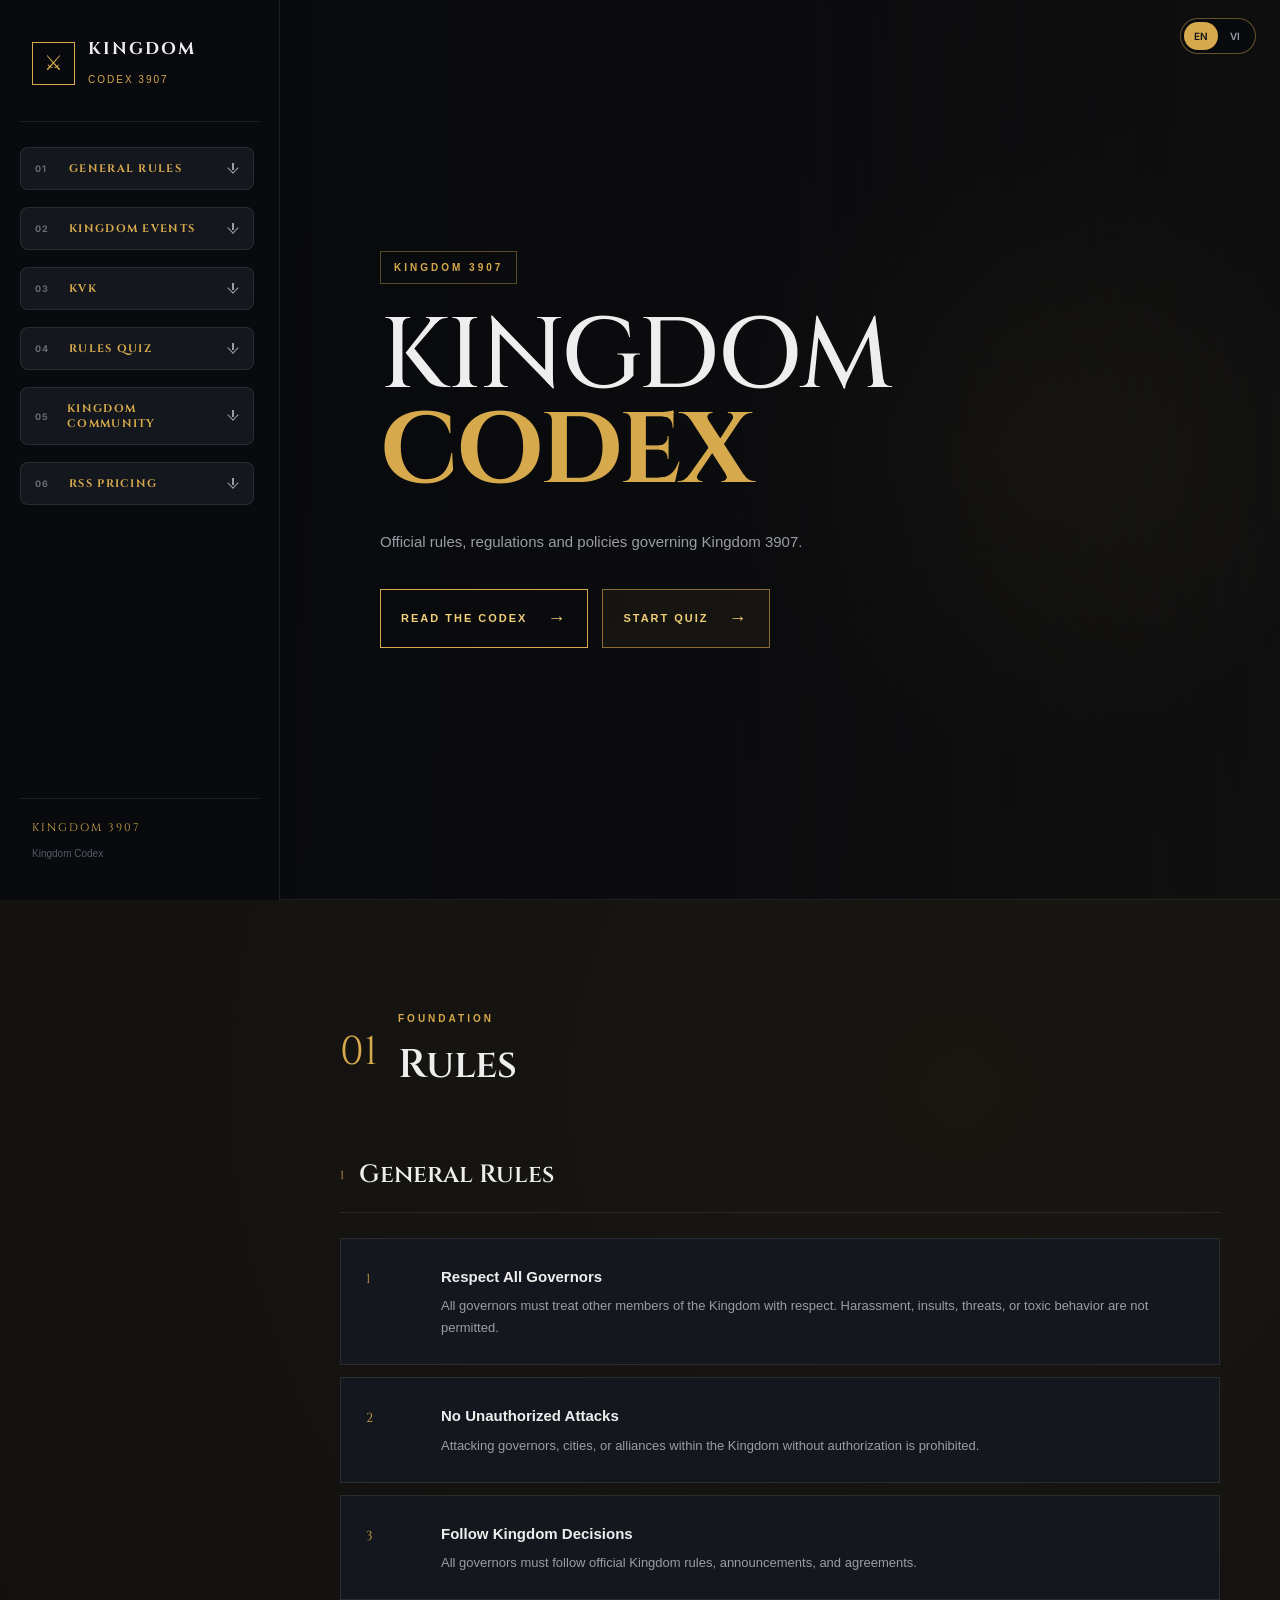
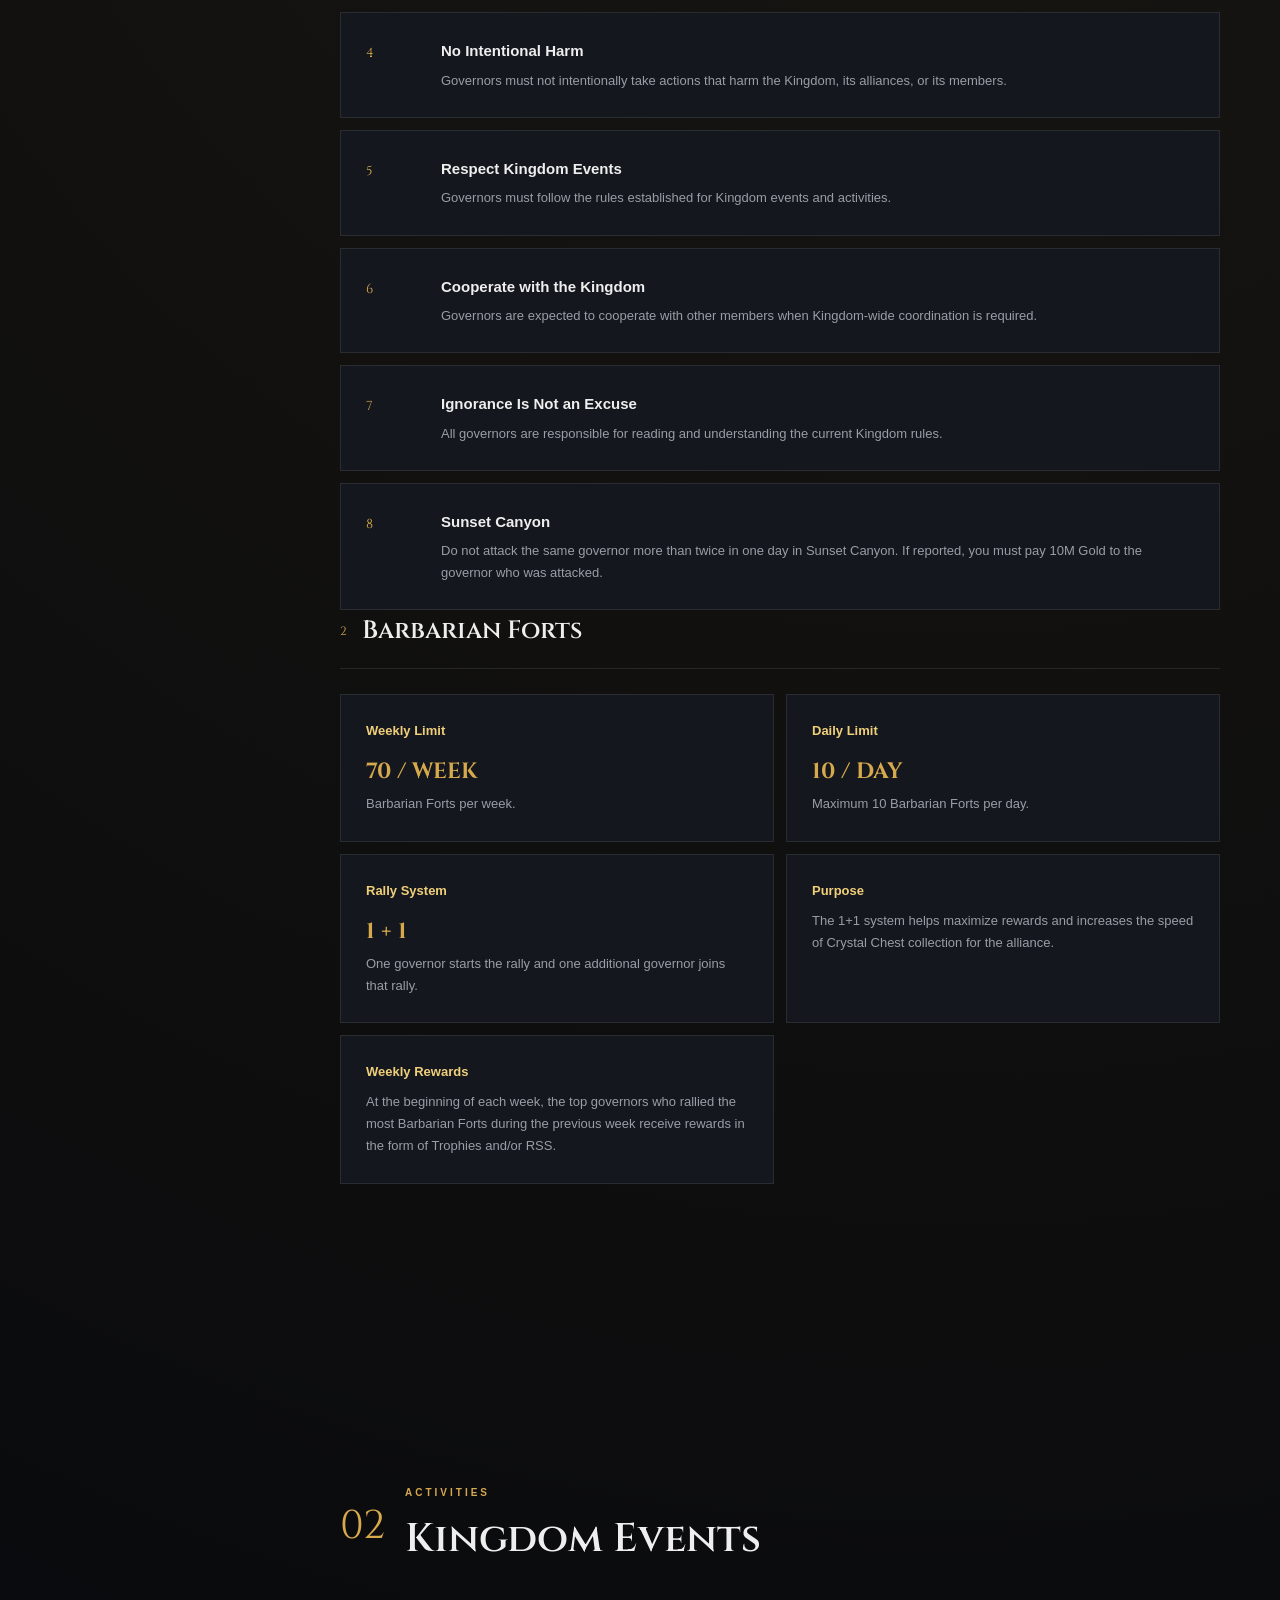
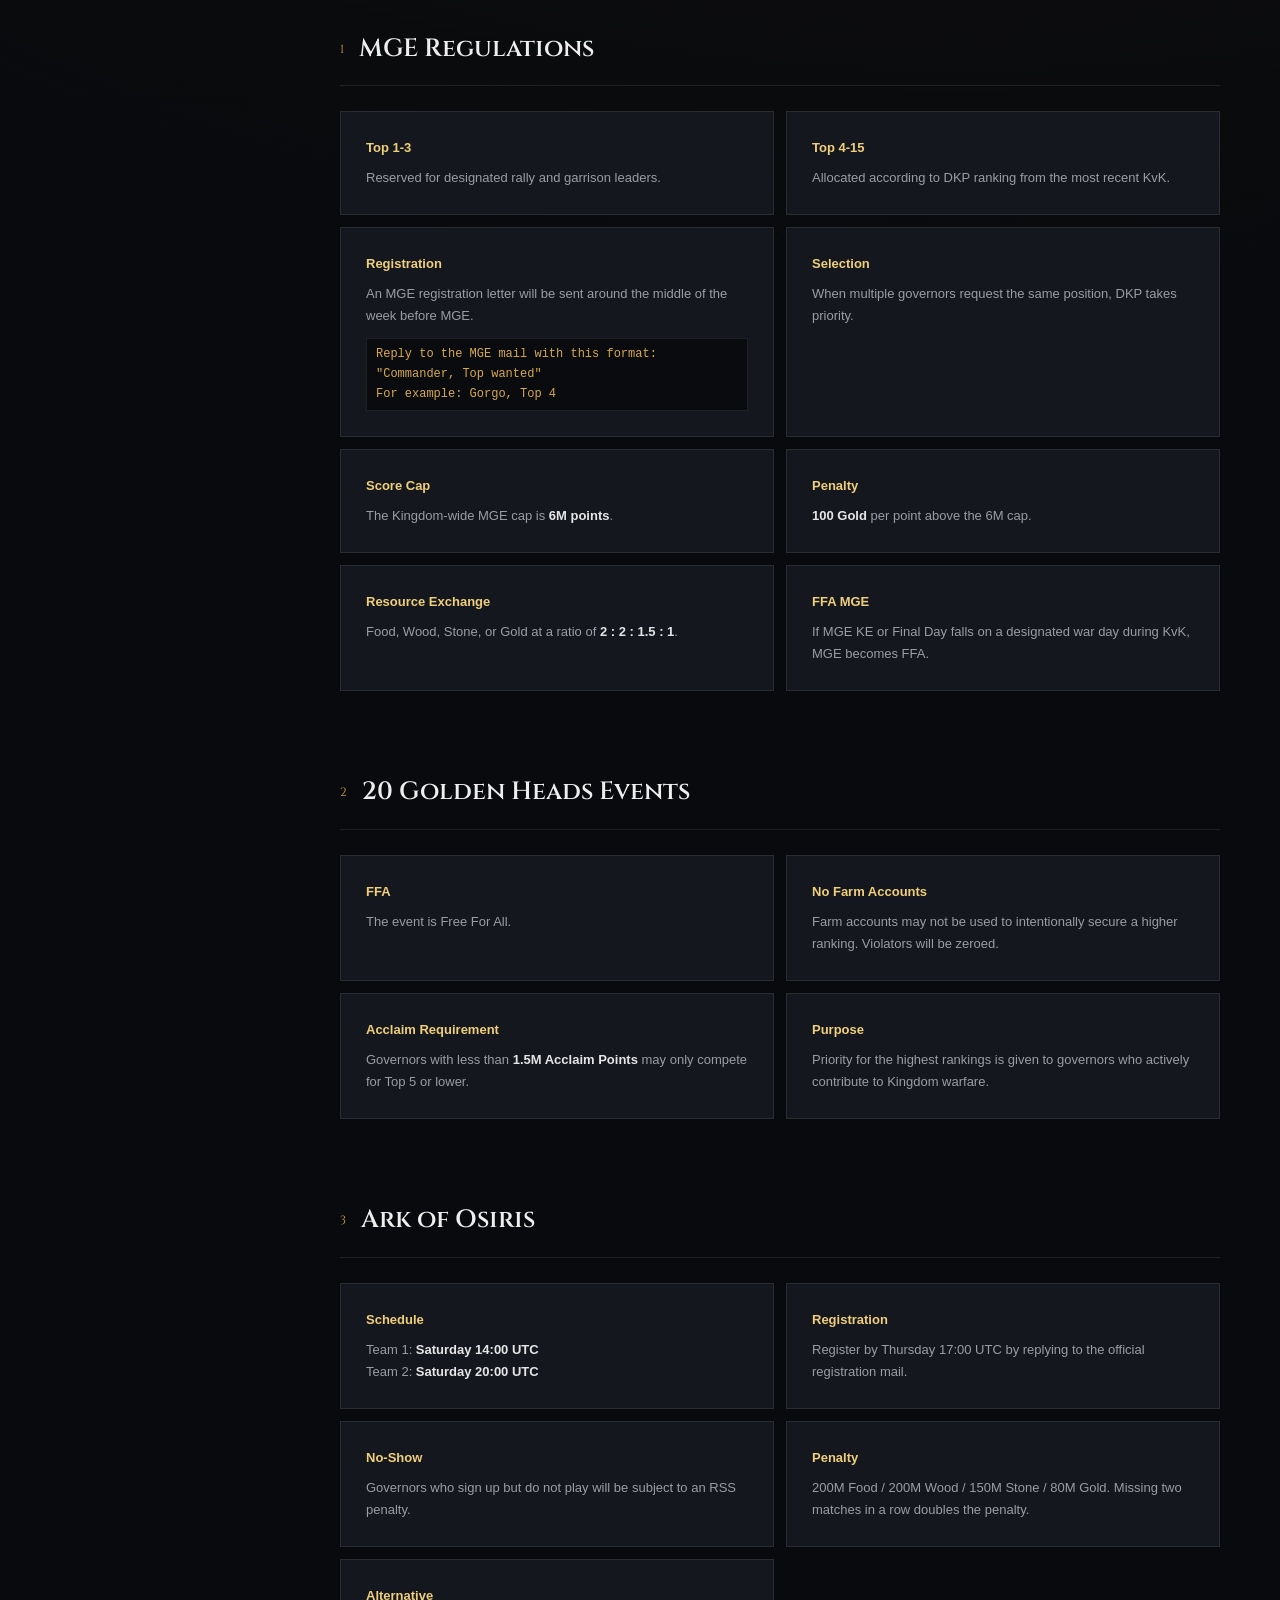
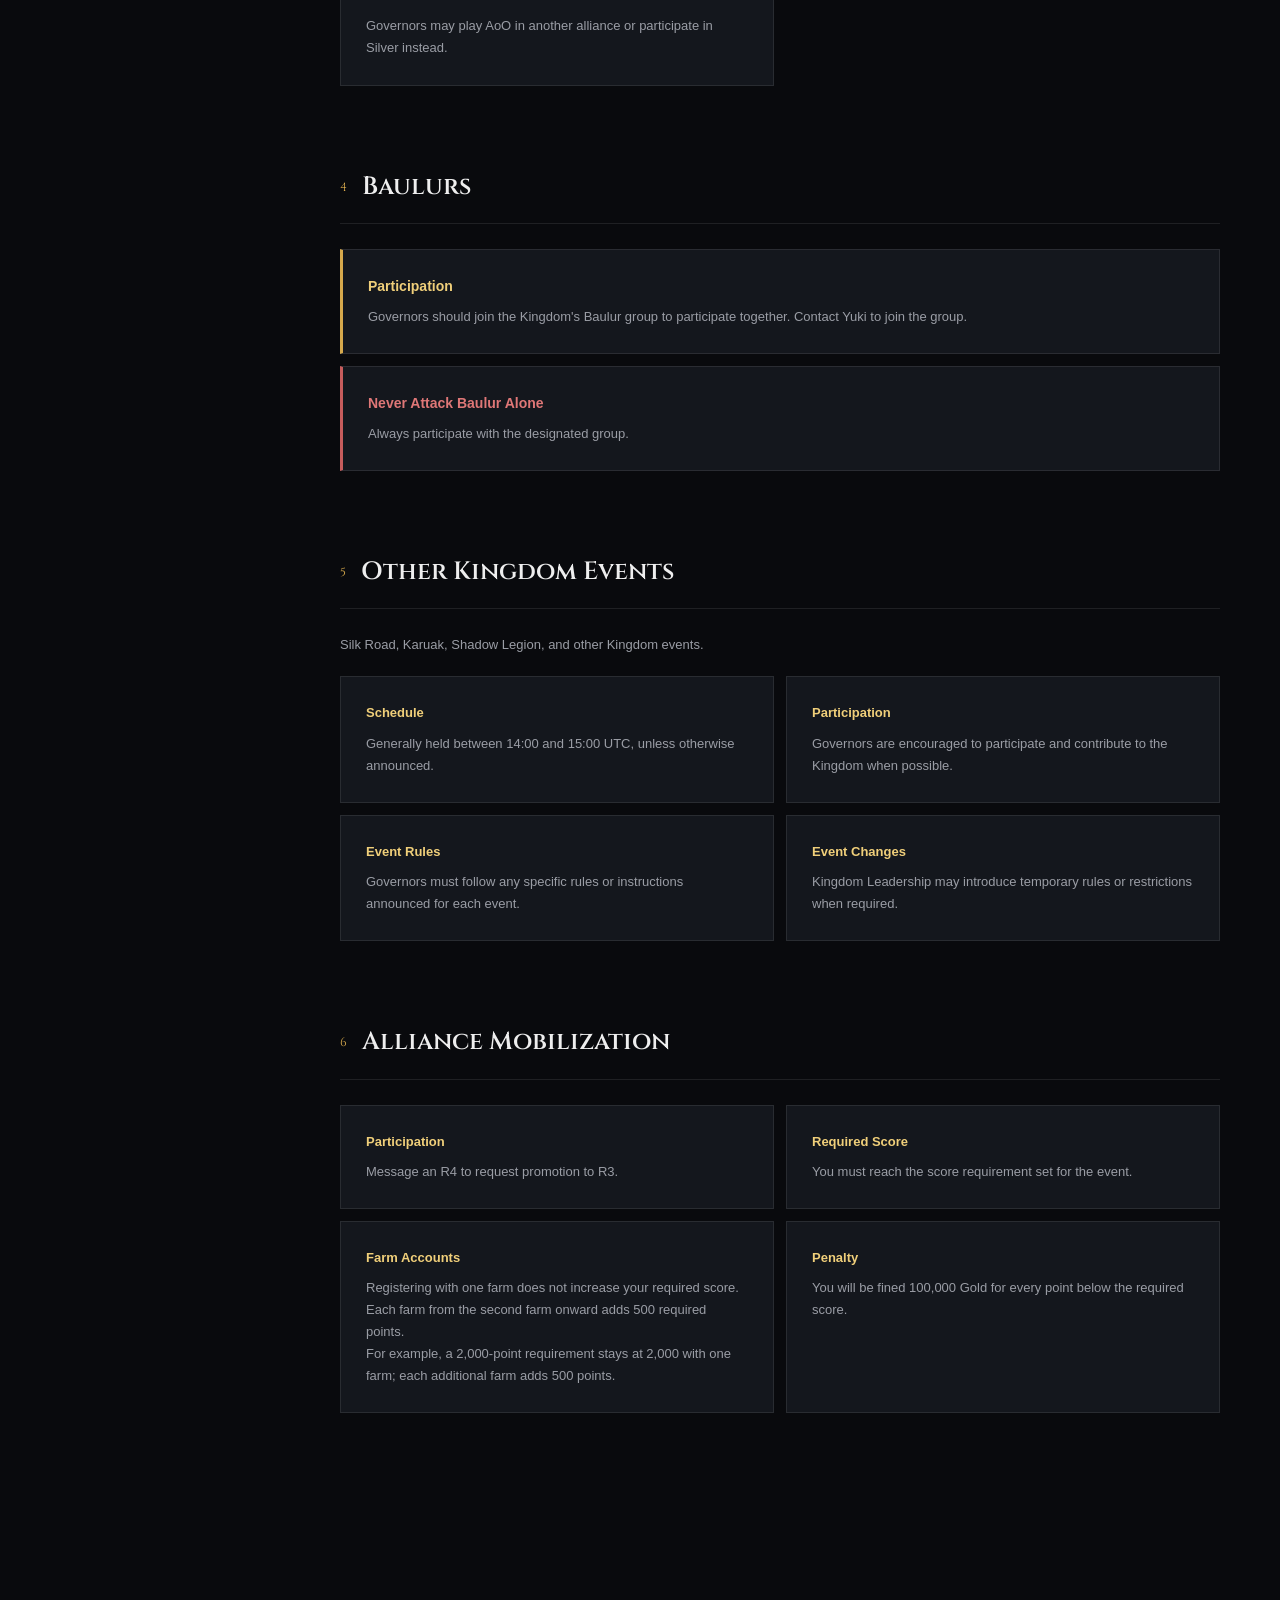
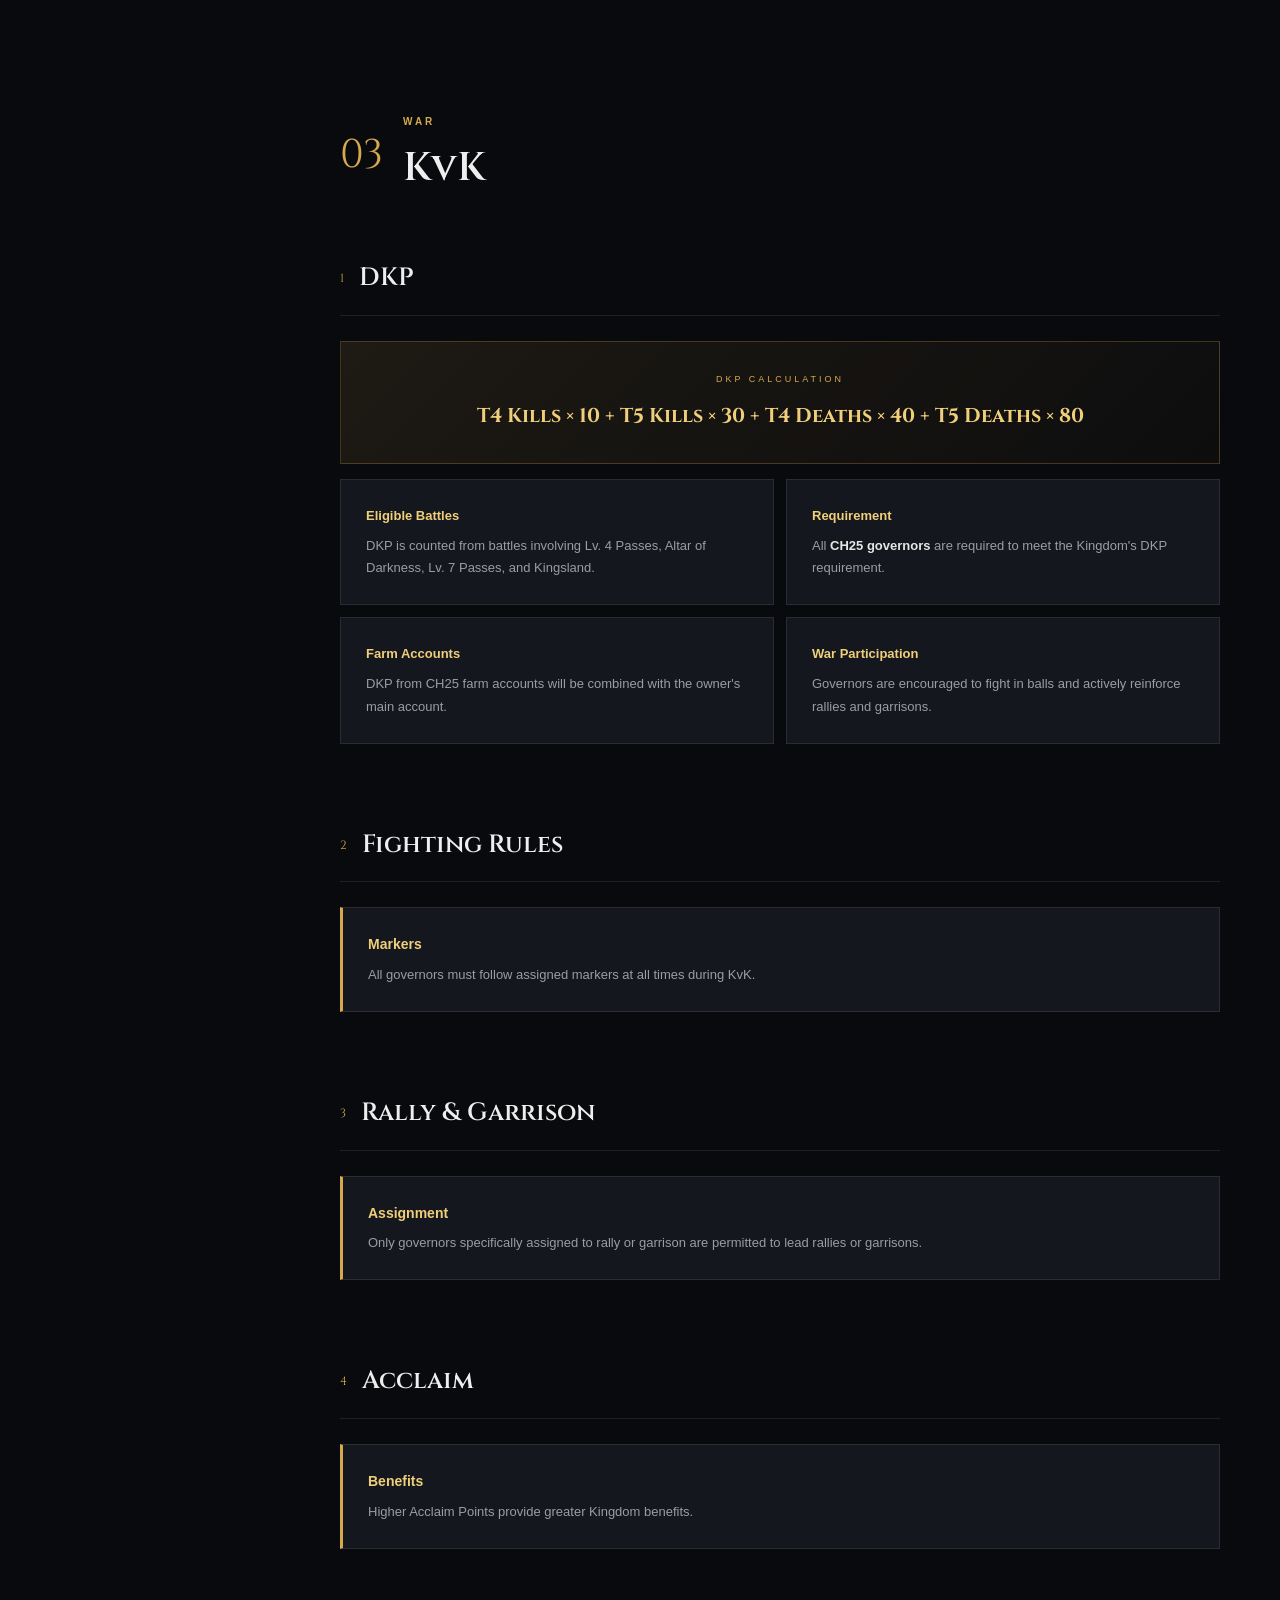
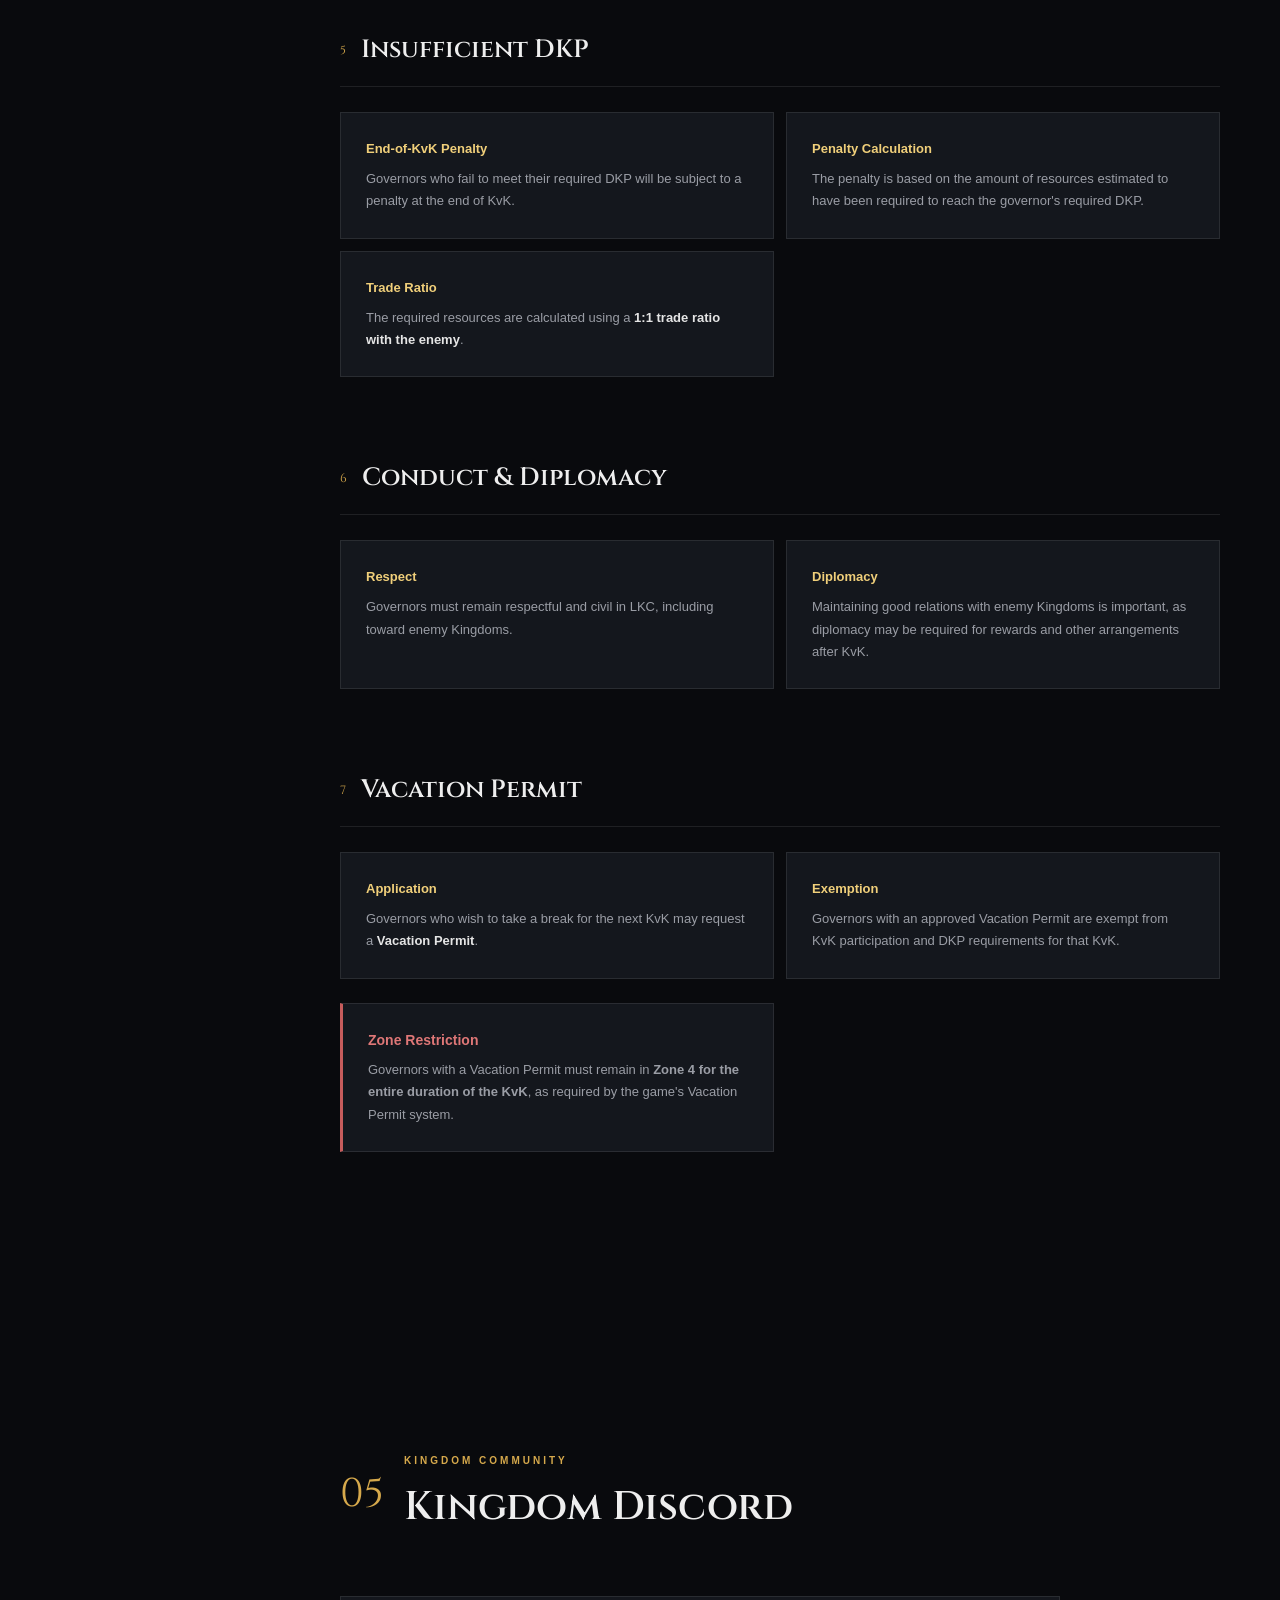
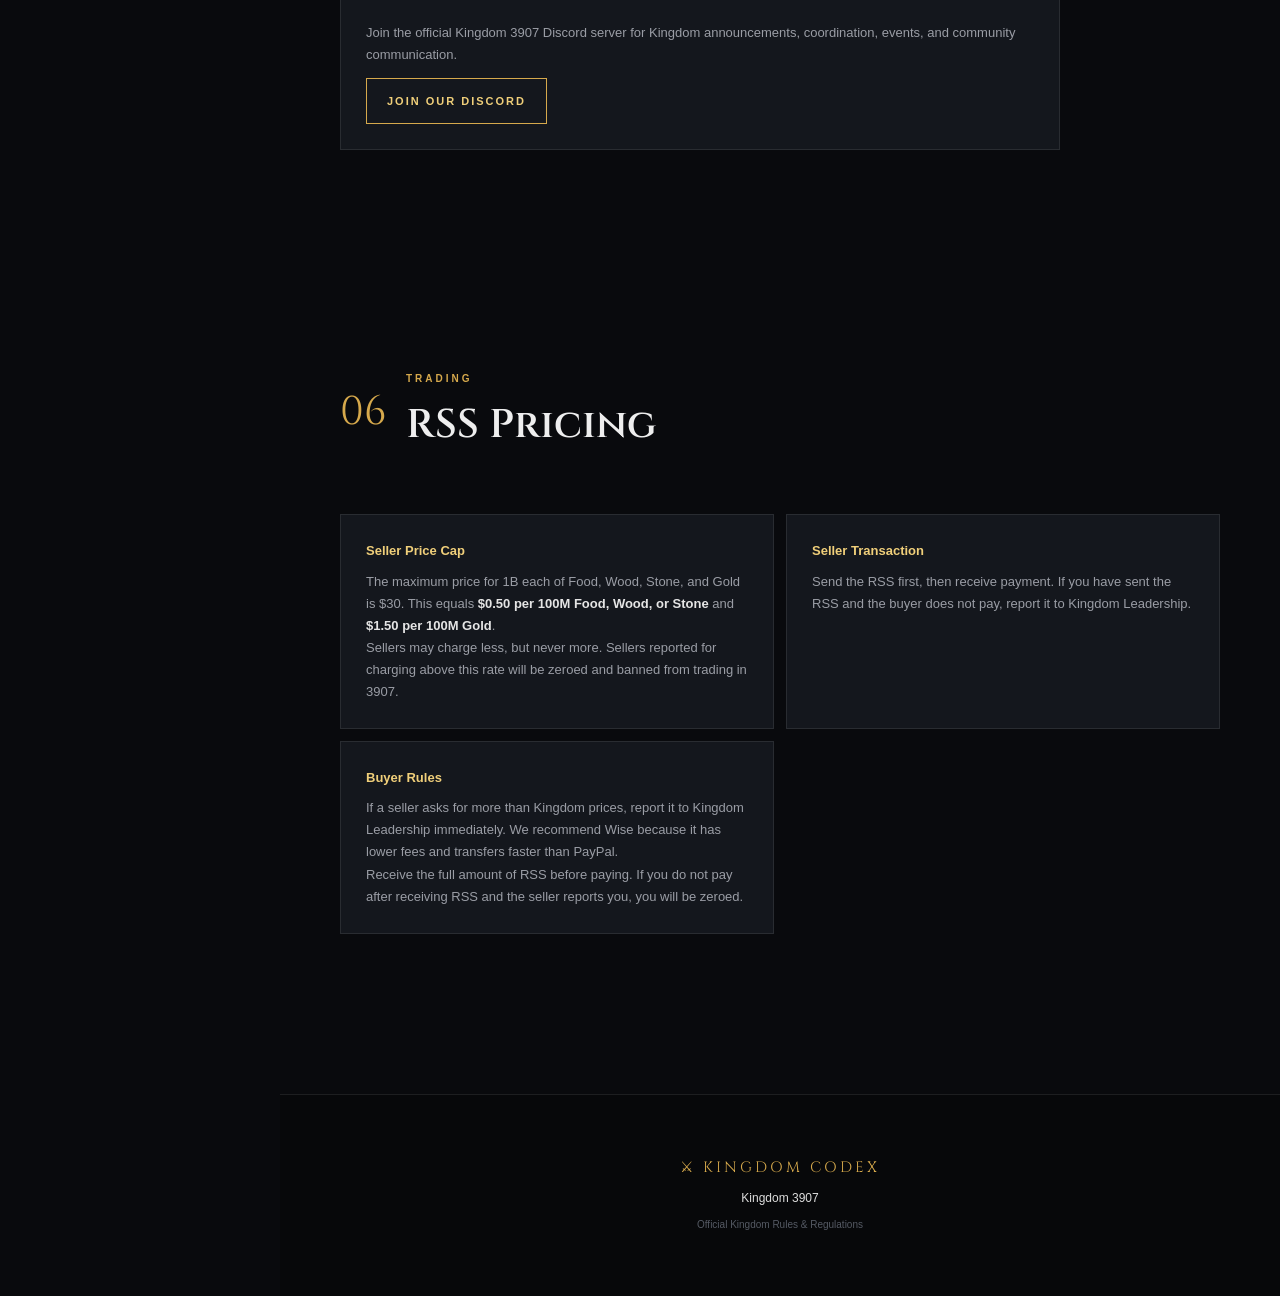
<file: 3907/index.html>
<!DOCTYPE html>
<html lang="en">
<head>
    <meta charset="UTF-8">
    <meta name="viewport" content="width=device-width, initial-scale=1.0">

    <title>Kingdom Codex - 3907</title>

    <link rel="stylesheet" href="style.css">
</head>

<body>

    <!-- Mobile menu button -->
    <button class="menu-btn" id="menuBtn" type="button" aria-label="Open navigation menu" aria-expanded="false" aria-controls="sidebar">
        <span class="menu-icon" aria-hidden="true">
            <span></span>
            <span></span>
            <span></span>
        </span>
    </button>
    <button class="language-toggle" id="languageToggle" type="button" role="switch" aria-label="Switch language: English" aria-checked="false">
        <span class="language-option language-option-en">EN</span>
        <span class="language-option language-option-vi">VI</span>
        <span class="language-toggle-thumb" aria-hidden="true"></span>
    </button>

    <!-- Sidebar -->
    <aside class="sidebar" id="sidebar">

        <div class="logo">
            <div class="logo-symbol">⚔</div>
            <div>
                <h1>KINGDOM</h1>
                <span>CODEX 3907</span>
            </div>
        </div>


<nav>
    <div class="nav-group">
        <button class="nav-title" onclick="toggleNavGroup(this)">
            <span>01</span> GENERAL RULES <b aria-hidden="true"></b>
        </button>
        <div class="nav-items">
            <a href="#general" class="nav-link active"><span>1</span> General Rules</a>
            <a href="#barbarian-forts" class="nav-link"><span>2</span> Barbarian Forts</a>
        </div>
    </div>

    <div class="nav-group">
        <button class="nav-title" onclick="toggleNavGroup(this)">
            <span>02</span> KINGDOM EVENTS <b aria-hidden="true"></b>
        </button>
        <div class="nav-items">
            <a href="#mge" class="nav-link"><span>1</span> MGE Regulations</a>
            <a href="#golden-heads" class="nav-link"><span>2</span> 20 Golden Heads</a>
            <a href="#aoo" class="nav-link"><span>3</span> Ark of Osiris</a>
            <a href="#baulurs" class="nav-link"><span>4</span> Baulurs</a>
            <a href="#other-events" class="nav-link"><span>5</span> Other Kingdom Events</a>
            <a href="#alliance-mobilization" class="nav-link"><span>6</span> Alliance Mobilization</a>
        </div>
    </div>

    <div class="nav-group">
        <button class="nav-title" onclick="toggleNavGroup(this)">
            <span>03</span> KVK <b aria-hidden="true"></b>
        </button>
        <div class="nav-items">
            <a href="#dkp" class="nav-link"><span>1</span> DKP</a>
            <a href="#fighting" class="nav-link"><span>2</span> Fighting Rules</a>
            <a href="#rally" class="nav-link"><span>3</span> Rally &amp; Garrison</a>
            <a href="#acclaim" class="nav-link"><span>4</span> Acclaim</a>
            <a href="#insufficient-dkp" class="nav-link"><span>5</span> Insufficient DKP</a>
            <a href="#conduct" class="nav-link"><span>6</span> Conduct &amp; Diplomacy</a>
            <a href="#vacation" class="nav-link"><span>7</span> Vacation Permit</a>
        </div>
    </div>

    <div class="nav-group">
        <button class="nav-title" onclick="toggleNavGroup(this)">
            <span>04</span> RULES QUIZ <b aria-hidden="true"></b>
        </button>
        <div class="nav-items">
            <a href="quiz/index.html#how-it-works" class="nav-link"><span>1</span> How It Works</a>
            <a href="quiz/index.html#practice-quiz" class="nav-link"><span>2</span> Practice Quiz</a>
            <a href="quiz/index.html#final-quiz" class="nav-link"><span>3</span> Final Quiz</a>
        </div>
    </div>

    <div class="nav-group">
        <button class="nav-title" onclick="toggleNavGroup(this)">
            <span>05</span> KINGDOM COMMUNITY <b aria-hidden="true"></b>
        </button>
        <div class="nav-items">
            <a href="#discord" class="nav-link"><span>1</span> Discord</a>
        </div>
    </div>

    <div class="nav-group">
        <button class="nav-title" onclick="toggleNavGroup(this)">
            <span>06</span> RSS PRICING <b aria-hidden="true"></b>
        </button>
        <div class="nav-items">
            <a href="#resources-price" class="nav-link"><span>1</span> Resources Price</a>
        </div>
    </div>
</nav>

        <div class="sidebar-footer">
            <span>KINGDOM 3907</span>
            <small>Kingdom Codex</small>
        </div>

    </aside>


    <!-- Main content -->
    <main class="main">

        <!-- Hero -->
        <section class="hero">

            <div class="hero-content">

                <div class="badge">
                    KINGDOM 3907
                </div>

                <h2>
                    KINGDOM<br>
                    <strong>CODEX</strong>
                </h2>

                <p>
                    Official rules, regulations and policies
                    governing Kingdom 3907.
                </p>

                <div class="hero-actions">
                    <a href="#general" class="start-btn">
                        READ THE CODEX
                        <span>→</span>
                    </a>
                    <a href="quiz/index.html" class="start-btn secondary-btn">
                        START QUIZ
                        <span>→</span>
                    </a>
                </div>

            </div>

        </section>


        <!-- General Rules -->
        <section class="content-section" id="general">

            <div class="section-title">
                <span>01</span>
                <div>
                    <p>FOUNDATION</p>
                    <h2>Rules</h2>
                </div>
            </div>

            <div class="event-header">
                <span>1</span>
                <h3>General Rules</h3>
            </div>

            <div class="rules">

                <article class="rule">
                    <div class="rule-number">1</div>
                    <div>
                        <h3>Respect All Governors</h3>
                        <p>
                            All governors must treat other members of the Kingdom
                            with respect. Harassment, insults, threats, or toxic
                            behavior are not permitted.
                        </p>
                    </div>
                </article>

                <article class="rule">
                    <div class="rule-number">2</div>
                    <div>
                        <h3>No Unauthorized Attacks</h3>
                        <p>
                            Attacking governors, cities, or alliances within the
                            Kingdom without authorization is prohibited.
                        </p>
                    </div>
                </article>

                <article class="rule">
                    <div class="rule-number">3</div>
                    <div>
                        <h3>Follow Kingdom Decisions</h3>
                        <p>
                            All governors must follow official Kingdom rules,
                            announcements, and agreements.
                        </p>
                    </div>
                </article>

                <article class="rule">
                    <div class="rule-number">4</div>
                    <div>
                        <h3>No Intentional Harm</h3>
                        <p>
                            Governors must not intentionally take actions that
                            harm the Kingdom, its alliances, or its members.
                        </p>
                    </div>
                </article>

                <article class="rule">
                    <div class="rule-number">5</div>
                    <div>
                        <h3>Respect Kingdom Events</h3>
                        <p>
                            Governors must follow the rules established for
                            Kingdom events and activities.
                        </p>
                    </div>
                </article>

                <article class="rule">
                    <div class="rule-number">6</div>
                    <div>
                        <h3>Cooperate with the Kingdom</h3>
                        <p>
                            Governors are expected to cooperate with other members
                            when Kingdom-wide coordination is required.
                        </p>
                    </div>
                </article>

                <article class="rule">
                    <div class="rule-number">7</div>
                    <div>
                        <h3>Ignorance Is Not an Excuse</h3>
                        <p>
                            All governors are responsible for reading and
                            understanding the current Kingdom rules.
                        </p>
                    </div>
                </article>

                <article class="rule">
                    <div class="rule-number">8</div>
                    <div>
                        <h3>Sunset Canyon</h3>
                        <p>
                            Do not attack the same governor more than twice in
                            one day in Sunset Canyon. If reported, you must pay
                            10M Gold to the governor who was attacked.
                        </p>
                    </div>
                </article>

            </div>

            <div class="event-block barbarian-forts" id="barbarian-forts">
                <div class="event-header">
                    <span>2</span>
                    <h3>Barbarian Forts</h3>
                </div>

                <div class="rule-grid">
                    <div class="info-card">
                        <strong>Weekly Limit</strong>
                        <p><b class="fort-value">70 / WEEK</b><br>Barbarian Forts per week.</p>
                    </div>

                    <div class="info-card">
                        <strong>Daily Limit</strong>
                        <p><b class="fort-value">10 / DAY</b><br>Maximum 10 Barbarian Forts per day.</p>
                    </div>

                    <div class="info-card">
                        <strong>Rally System</strong>
                        <p><b class="fort-value">1 + 1</b><br>One governor starts the rally and one additional governor joins that rally.</p>
                    </div>

                    <div class="info-card">
                        <strong>Purpose</strong>
                        <p>The 1+1 system helps maximize rewards and increases the speed of Crystal Chest collection for the alliance.</p>
                    </div>

                    <div class="info-card">
                        <strong>Weekly Rewards</strong>
                        <p>At the beginning of each week, the top governors who rallied the most Barbarian Forts during the previous week receive rewards in the form of Trophies and/or RSS.</p>
                    </div>
                </div>
            </div>

        </section>


        <!-- Kingdom Events -->
        <section class="content-section" id="events">

            <div class="section-title">
                <span>02</span>
                <div>
                    <p>ACTIVITIES</p>
                    <h2>Kingdom Events</h2>
                </div>
            </div>


            <!-- MGE -->
            <div class="event-block" id="mge">

                <div class="event-header">
                    <span>1</span>
                    <h3>MGE Regulations</h3>
                </div>

                <div class="rule-grid">

                    <div class="info-card">
                        <strong>Top 1-3</strong>
                        <p>
                            Reserved for designated rally and garrison leaders.
                        </p>
                    </div>

                    <div class="info-card">
                        <strong>Top 4-15</strong>
                        <p>
                            Allocated according to DKP ranking from the most
                            recent KvK.
                        </p>
                    </div>

                    <div class="info-card">
                        <strong>Registration</strong>
                        <p>
                            An MGE registration letter will be sent around the
                            middle of the week before MGE.
                        </p>
                        <code>Reply to the MGE mail with this format: "Commander, Top wanted"<br>For example: Gorgo, Top 4</code>
                    </div>

                    <div class="info-card">
                        <strong>Selection</strong>
                        <p>
                            When multiple governors request the same position,
                            DKP takes priority.
                        </p>
                    </div>

                    <div class="info-card">
                        <strong>Score Cap</strong>
                        <p>
                            The Kingdom-wide MGE cap is
                            <b>6M points</b>.
                        </p>
                    </div>

                    <div class="info-card">
                        <strong>Penalty</strong>
                        <p>
                            <b>100 Gold</b> per point above the 6M cap.
                        </p>
                    </div>

                    <div class="info-card">
                        <strong>Resource Exchange</strong>
                        <p>
                            Food, Wood, Stone, or Gold at a ratio of
                            <b>2 : 2 : 1.5 : 1</b>.
                        </p>
                    </div>

                    <div class="info-card">
                        <strong>FFA MGE</strong>
                        <p>
                            If MGE KE or Final Day falls on a designated war day
                            during KvK, MGE becomes FFA.
                        </p>
                    </div>

                </div>

            </div>


            <!-- Golden Heads -->
            <div class="event-block" id="golden-heads">

                <div class="event-header">
                    <span>2</span>
                    <h3>20 Golden Heads Events</h3>
                </div>

                <div class="rule-grid">

                    <div class="info-card">
                        <strong>FFA</strong>
                        <p>
                            The event is Free For All.
                        </p>
                    </div>

                    <div class="info-card">
                        <strong>No Farm Accounts</strong>
                        <p>
                            Farm accounts may not be used to intentionally
                            secure a higher ranking. Violators will be zeroed.
                        </p>
                    </div>

                    <div class="info-card">
                        <strong>Acclaim Requirement</strong>
                        <p>
                            Governors with less than <b>1.5M Acclaim Points</b>
                            may only compete for Top 5 or lower.
                        </p>
                    </div>

                    <div class="info-card">
                        <strong>Purpose</strong>
                        <p>
                            Priority for the highest rankings is given to
                            governors who actively contribute to Kingdom warfare.
                        </p>
                    </div>

                </div>

            </div>


            <!-- AOO -->
            <div class="event-block" id="aoo">

                <div class="event-header">
                    <span>3</span>
                    <h3>Ark of Osiris</h3>
                </div>

                <div class="rule-grid">

                    <div class="info-card">
                        <strong>Schedule</strong>
                        <p>
                            Team 1: <b>Saturday 14:00 UTC</b><br>
                            Team 2: <b>Saturday 20:00 UTC</b>
                        </p>
                    </div>

                    <div class="info-card">
                        <strong>Registration</strong>
                        <p>
                            Register by Thursday 17:00 UTC by replying to the
                            official registration mail.
                        </p>
                    </div>

                    <div class="info-card">
                        <strong>No-Show</strong>
                        <p>
                            Governors who sign up but do not play will be
                            subject to an RSS penalty.
                        </p>
                    </div>

                    <div class="info-card">
                        <strong>Penalty</strong>
                        <p>
                            200M Food / 200M Wood / 150M Stone / 80M Gold.
                            Missing two matches in a row doubles the penalty.
                        </p>
                    </div>

                    <div class="info-card">
                        <strong>Alternative</strong>
                        <p>
                            Governors may play AoO in another alliance or
                            participate in Silver instead.
                        </p>
                    </div>

                </div>

            </div>


            <!-- Baulurs -->
            <div class="event-block" id="baulurs">

                <div class="event-header">
                    <span>4</span>
                    <h3>Baulurs</h3>
                </div>

                <div class="highlight-rule">
                    <strong>Participation</strong>
                    <p>
                        Governors should join the Kingdom's Baulur group to
                        participate together. Contact Yuki to join the group.
                    </p>
                </div>

                <div class="warning-rule">
                    <strong>Never Attack Baulur Alone</strong>
                    <p>
                        Always participate with the designated group.
                    </p>
                </div>

            </div>


            <!-- Other Events -->
            <div class="event-block" id="other-events">

                <div class="event-header">
                    <span>5</span>
                    <h3>Other Kingdom Events</h3>
                </div>

                <p class="event-description">
                    Silk Road, Karuak, Shadow Legion, and other Kingdom events.
                </p>

                <div class="rule-grid">

                    <div class="info-card">
                        <strong>Schedule</strong>
                        <p>
                            Generally held between 14:00 and 15:00 UTC,
                            unless otherwise announced.
                        </p>
                    </div>

                    <div class="info-card">
                        <strong>Participation</strong>
                        <p>
                            Governors are encouraged to participate and
                            contribute to the Kingdom when possible.
                        </p>
                    </div>

                    <div class="info-card">
                        <strong>Event Rules</strong>
                        <p>
                            Governors must follow any specific rules or
                            instructions announced for each event.
                        </p>
                    </div>

                    <div class="info-card">
                        <strong>Event Changes</strong>
                        <p>
                            Kingdom Leadership may introduce temporary rules
                            or restrictions when required.
                        </p>
                    </div>

                </div>

            </div>


            <!-- Alliance Mobilization -->
            <div class="event-block" id="alliance-mobilization">

                <div class="event-header">
                    <span>6</span>
                    <h3>Alliance Mobilization</h3>
                </div>

                <div class="rule-grid">

                    <div class="info-card">
                        <strong>Participation</strong>
                        <p>Message an R4 to request promotion to R3.</p>
                    </div>

                    <div class="info-card">
                        <strong>Required Score</strong>
                        <p>You must reach the score requirement set for the event.</p>
                    </div>

                    <div class="info-card">
                        <strong>Farm Accounts</strong>
                        <p>Registering with one farm does not increase your required score. Each farm from the second farm onward adds 500 required points.</p>
                        <p>For example, a 2,000-point requirement stays at 2,000 with one farm; each additional farm adds 500 points.</p>
                    </div>

                    <div class="info-card">
                        <strong>Penalty</strong>
                        <p>You will be fined 100,000 Gold for every point below the required score.</p>
                    </div>

                </div>

            </div>

        </section>


        <!-- KVK -->
        <section class="content-section" id="kvk">

            <div class="section-title">
                <span>03</span>
                <div>
                    <p>WAR</p>
                    <h2>KvK</h2>
                </div>
            </div>


            <!-- DKP -->
            <div class="event-block" id="dkp">

                <div class="event-header">
                    <span>1</span>
                    <h3>DKP</h3>
                </div>

                <div class="formula">
                    <span>DKP CALCULATION</span>

                    <strong>
                        T4 Kills × 10 +
                        T5 Kills × 30 +
                        T4 Deaths × 40 +
                        T5 Deaths × 80
                    </strong>
                </div>

                <div class="rule-grid">

                    <div class="info-card">
                        <strong>Eligible Battles</strong>
                        <p>
                            DKP is counted from battles involving Lv. 4 Passes,
                            Altar of Darkness, Lv. 7 Passes, and Kingsland.
                        </p>
                    </div>

                    <div class="info-card">
                        <strong>Requirement</strong>
                        <p>
                            All <b>CH25 governors</b> are required to meet
                            the Kingdom's DKP requirement.
                        </p>
                    </div>

                    <div class="info-card">
                        <strong>Farm Accounts</strong>
                        <p>
                            DKP from CH25 farm accounts will be combined with
                            the owner's main account.
                        </p>
                    </div>

                    <div class="info-card">
                        <strong>War Participation</strong>
                        <p>
                            Governors are encouraged to fight in balls and
                            actively reinforce rallies and garrisons.
                        </p>
                    </div>

                </div>

            </div>


            <!-- Fighting -->
            <div class="event-block" id="fighting">

                <div class="event-header">
                    <span>2</span>
                    <h3>Fighting Rules</h3>
                </div>

                <div class="highlight-rule">
                    <strong>Markers</strong>
                    <p>
                        All governors must follow assigned markers at all
                        times during KvK.
                    </p>
                </div>

            </div>


            <!-- Rally -->
            <div class="event-block" id="rally">

                <div class="event-header">
                    <span>3</span>
                    <h3>Rally & Garrison</h3>
                </div>

                <div class="highlight-rule">
                    <strong>Assignment</strong>
                    <p>
                        Only governors specifically assigned to rally or
                        garrison are permitted to lead rallies or garrisons.
                    </p>
                </div>

            </div>


            <!-- Acclaim -->
            <div class="event-block" id="acclaim">

                <div class="event-header">
                    <span>4</span>
                    <h3>Acclaim</h3>
                </div>

                <div class="highlight-rule">
                    <strong>Benefits</strong>
                    <p>
                        Higher Acclaim Points provide greater Kingdom benefits.
                    </p>
                </div>

            </div>


            <!-- Insufficient DKP -->
            <div class="event-block" id="insufficient-dkp">

                <div class="event-header">
                    <span>5</span>
                    <h3>Insufficient DKP</h3>
                </div>

                <div class="rule-grid">

                    <div class="info-card">
                        <strong>End-of-KvK Penalty</strong>
                        <p>
                            Governors who fail to meet their required DKP will
                            be subject to a penalty at the end of KvK.
                        </p>
                    </div>

                    <div class="info-card">
                        <strong>Penalty Calculation</strong>
                        <p>
                            The penalty is based on the amount of resources
                            estimated to have been required to reach the
                            governor's required DKP.
                        </p>
                    </div>

                    <div class="info-card">
                        <strong>Trade Ratio</strong>
                        <p>
                            The required resources are calculated using a
                            <b>1:1 trade ratio with the enemy</b>.
                        </p>
                    </div>

                </div>

            </div>


            <!-- Conduct -->
            <div class="event-block" id="conduct">

                <div class="event-header">
                    <span>6</span>
                    <h3>Conduct & Diplomacy</h3>
                </div>

                <div class="rule-grid">

                    <div class="info-card">
                        <strong>Respect</strong>
                        <p>
                            Governors must remain respectful and civil in LKC,
                            including toward enemy Kingdoms.
                        </p>
                    </div>

                    <div class="info-card">
                        <strong>Diplomacy</strong>
                        <p>
                            Maintaining good relations with enemy Kingdoms
                            is important, as diplomacy may be required for
                            rewards and other arrangements after KvK.
                        </p>
                    </div>

                </div>

            </div>


            <!-- Vacation -->
            <div class="event-block" id="vacation">

                <div class="event-header">
                    <span>7</span>
                    <h3>Vacation Permit</h3>
                </div>

                <div class="rule-grid">

                    <div class="info-card">
                        <strong>Application</strong>
                        <p>
                            Governors who wish to take a break for the next
                            KvK may request a <b>Vacation Permit</b>.
                        </p>
                    </div>

                    <div class="info-card">
                        <strong>Exemption</strong>
                        <p>
                            Governors with an approved Vacation Permit are
                            exempt from KvK participation and DKP requirements
                            for that KvK.
                        </p>
                    </div>

                    <div class="warning-rule">
                        <strong>Zone Restriction</strong>
                        <p>
                            Governors with a Vacation Permit must remain in
                            <b>Zone 4 for the entire duration of the KvK</b>,
                            as required by the game's Vacation Permit system.
                        </p>
                    </div>

                </div>

            </div>

        </section>


        <section class="content-section" id="discord">
            <div class="section-title">
                <span>05</span>
                <div>
                    <p>KINGDOM COMMUNITY</p>
                    <h2>Kingdom Discord</h2>
                </div>
            </div>

            <div class="info-card discord-card">
                <p>Join the official Kingdom 3907 Discord server for Kingdom announcements, coordination, events, and community communication.</p>
                <a class="start-btn discord-button" id="discordInvite" target="_blank" rel="noopener noreferrer" role="link" tabindex="0" aria-disabled="true">JOIN OUR DISCORD</a>
            </div>
        </section>

        <!-- RSS Pricing -->
        <section class="content-section" id="resources-price">

            <div class="section-title">
                <span>06</span>
                <div>
                    <p>TRADING</p>
                    <h2>RSS Pricing</h2>
                </div>
            </div>

            <div class="rule-grid">

                <div class="info-card">
                    <strong>Seller Price Cap</strong>
                    <p>
                        The maximum price for 1B each of Food, Wood, Stone,
                        and Gold is $30. This equals
                        <b>$0.50 per 100M Food, Wood, or Stone</b> and
                        <b>$1.50 per 100M Gold</b>.
                    </p>
                    <p>
                        Sellers may charge less, but never more. Sellers
                        reported for charging above this rate will be zeroed
                        and banned from trading in 3907.
                    </p>
                </div>

                <div class="info-card">
                    <strong>Seller Transaction</strong>
                    <p>
                        Send the RSS first, then receive payment. If you
                        have sent the RSS and the buyer does not pay, report
                        it to Kingdom Leadership.
                    </p>
                </div>

                <div class="info-card">
                    <strong>Buyer Rules</strong>
                    <p>
                        If a seller asks for more than Kingdom prices,
                        report it to Kingdom Leadership immediately.
                        We recommend Wise because it has lower fees and
                        transfers faster than PayPal.
                    </p>
                    <p>
                        Receive the full amount of RSS before paying. If you
                        do not pay after receiving RSS and the seller reports
                        you, you will be zeroed.
                    </p>
                </div>

            </div>

        </section>

        <!-- Footer -->
        <footer>

            <div class="footer-logo">
                ⚔ KINGDOM CODEX
            </div>

            <p>
                Kingdom 3907
            </p>

            <small>
                Official Kingdom Rules & Regulations
            </small>

        </footer>

    </main>

    <script src="script.js"></script>

</body>
</html>
</file>
<file: 3907/style.css>
@import url('https://fonts.googleapis.com/css2?family=Cinzel:wght@500;600;700;800&family=Inter:wght@400;500;600;700&family=Noto+Sans:wght@400;500;600;700;800&display=swap');

:root {
    --bg: #090a0d;
    --bg-light: #101217;
    --panel: #14171d;
    --panel-light: #1a1e26;
    --border: rgba(255, 255, 255, 0.09);
    --text: #eeeeee;
    --muted: #9a9da5;
    --gold: #d6a94c;
    --gold-light: #f0cf7a;
    --danger: #c65c5c;
    --sidebar-width: 280px;
}

* {
    box-sizing: border-box;
    margin: 0;
    padding: 0;
}

html {
    scroll-behavior: smooth;
    scroll-padding-top: 30px;
}

body {
    background:
        radial-gradient(circle at 75% 10%, rgba(214, 169, 76, 0.08), transparent 25%),
        var(--bg);

    color: var(--text);
    font-family: "Be Vietnam Pro", sans-serif;
    line-height: 1.7;
}

a {
    color: inherit;
    text-decoration: none;
}


/* =========================
   SIDEBAR
========================= */

.sidebar {
    position: fixed;
    left: 0;
    top: 0;

    width: var(--sidebar-width);
    height: 100vh;

    background: rgba(10, 11, 15, 0.96);
    border-right: 1px solid var(--border);

    padding: 35px 20px;

    display: flex;
    flex-direction: column;

    z-index: 100;
}

.logo {
    display: flex;
    align-items: center;
    gap: 13px;

    padding: 0 12px 30px;

    border-bottom: 1px solid var(--border);
}

.logo-symbol {
    width: 43px;
    height: 43px;

    display: flex;
    align-items: center;
    justify-content: center;

    border: 1px solid var(--gold);
    color: var(--gold);

    font-size: 21px;
}

.logo h1 {
    font-family: "Cinzel", serif;
    font-size: 17px;
    letter-spacing: 2px;
}

.logo span {
    color: var(--gold);
    font-size: 10px;
    letter-spacing: 2px;
}

nav {
    margin-top: 25px;
    overflow-y: auto;
    padding-right: 5px;
}
.nav-group {
    margin-bottom: 25px;
}

.nav-title {
    display: flex;
    align-items: center;
    gap: 10px;

    padding: 8px 12px;
    margin-bottom: 5px;

    color: var(--gold);

    font-family: "Times New Roman", serif;
    font-size: 15px;
    font-weight: 700;

    letter-spacing: 1.5px;
}

.nav-title span {
    width: 30px;
    font-family: "Cinzel", sans-serif;
    font-size: 20px;
}
.nav-link {
    display: flex;
    align-items: center;
    gap: 14px;

    padding: 10px 12px;

    margin-bottom: 3px;

    color: var(--muted);

    font-size: 12px;
    font-weight: 500;

    transition: 0.25s;
}

.nav-link span {
    width: 23px;
    color: #555a64;
    font-size: 10px;
}

.nav-link:hover {
    background: rgba(214, 169, 76, 0.07);
    color: var(--text);
}

.nav-link.active {
    background: rgba(214, 169, 76, 0.12);
    color: var(--gold-light);
}

.nav-link.active span {
    color: var(--gold);
}

.sidebar-footer {
    margin-top: auto;
    padding: 20px 12px 0;

    border-top: 1px solid var(--border);
}

.language-toggle {
    position: fixed;
    top: 18px;
    right: 24px;
    z-index: 210;
    display: flex;
    align-items: center;
    width: 76px;
    height: 36px;
    padding: 3px;
    overflow: hidden;
    border: 1px solid rgba(214, 169, 76, 0.45);
    border-radius: 20px;
    background: rgba(10, 11, 15, 0.94);
    color: var(--muted);
    cursor: pointer;
    transition: border-color 0.2s ease, background 0.2s ease;
}

.language-toggle:hover {
    border-color: var(--gold-light);
    background: var(--panel-light);
}

.language-toggle:focus-visible {
    outline: 2px solid var(--gold-light);
    outline-offset: 3px;
}

.language-option {
    z-index: 1;
    flex: 1;
    text-align: center;
    font: 600 10px "Inter", sans-serif;
    transition: color 0.2s ease;
}

.language-toggle-thumb {
    position: absolute;
    top: 3px;
    left: 3px;
    width: 34px;
    height: 28px;
    border-radius: 16px;
    background: var(--gold);
    transition: transform 0.28s cubic-bezier(0.2, 0.75, 0.25, 1);
}

.language-toggle[aria-checked="false"] .language-option-en,
.language-toggle[aria-checked="true"] .language-option-vi {
    color: #111318;
}

.language-toggle[aria-checked="true"] .language-toggle-thumb {
    transform: translateX(34px);
}

.sidebar-footer span {
    display: block;

    font-family: "Cinzel", serif;
    font-size: 11px;

    letter-spacing: 2px;
    color: var(--gold);
}

.sidebar-footer small {
    color: #555a64;
    font-size: 10px;
}


/* =========================
   MAIN
========================= */

.main {
    margin-left: var(--sidebar-width);
}


/* =========================
   HERO
========================= */

.hero {
    min-height: 100vh;

    display: flex;
    align-items: center;

    padding: 80px 10%;

    background:
        linear-gradient(
            90deg,
            rgba(9, 10, 13, 0.98) 0%,
            rgba(9, 10, 13, 0.82) 50%,
            rgba(9, 10, 13, 0.45) 100%
        ),
        radial-gradient(
            circle at 75% 50%,
            rgba(214, 169, 76, 0.12),
            transparent 35%
        );

    border-bottom: 1px solid var(--border);
}

.hero-content {
    max-width: 720px;
}

.badge {
    display: inline-block;

    border: 1px solid rgba(214, 169, 76, 0.4);

    padding: 7px 13px;

    color: var(--gold);

    font-size: 10px;
    font-weight: 700;
    letter-spacing: 3px;

    margin-bottom: 25px;
}

.hero h2 {
    font-family: "Cinzel", serif;

    font-size: clamp(50px, 8vw, 100px);

    line-height: 0.95;

    letter-spacing: -2px;

    font-weight: 500;
}

.hero h2 strong {
    color: var(--gold);
    font-weight: 700;
}

.hero p {
    margin-top: 30px;

    max-width: 500px;

    color: var(--muted);

    font-size: 15px;
}

.hero-actions {
    display: flex;
    flex-wrap: wrap;
    gap: 14px;
    margin-top: 35px;
}

.start-btn {
    display: inline-flex;
    align-items: center;
    gap: 20px;

    padding: 13px 20px;

    border: 1px solid var(--gold);

    color: var(--gold-light);

    font-size: 11px;
    font-weight: 700;
    letter-spacing: 2px;

    transition: 0.25s;
}

.start-btn:hover {
    background: var(--gold);
    color: #111;
}

.secondary-btn {
    border-color: rgba(214, 169, 76, 0.6);
    background: rgba(214, 169, 76, 0.06);
}

.start-btn span {
    font-size: 18px;
}


/* =========================
   CONTENT
========================= */

.content-section {
    max-width: 1100px;

    margin: auto;

    padding: 110px 60px;
}

.section-title {
    display: flex;
    align-items: flex-start;
    gap: 20px;

    margin-bottom: 55px;
}

.section-title > span {
    color: var(--gold);

    font-family: "Cinzel", serif;

    font-size: 40px;

    padding-top: 8px;
}

.section-title p {
    color: var(--gold);

    font-size: 10px;
    font-weight: 700;

    letter-spacing: 3px;
}

.section-title h2 {
    margin-top: 4px;

    font-family: "Cinzel", serif;

    font-size: 40px;
    font-weight: 600;
}


/* =========================
   RULES
========================= */

.rules {
    display: flex;
    flex-direction: column;

    gap: 12px;
}

.rule {
    display: grid;
    grid-template-columns: 55px 1fr;

    gap: 20px;

    padding: 25px;

    background: var(--panel);

    border: 1px solid var(--border);

    transition: 0.25s;
}

.rule:hover {
    border-color: rgba(214, 169, 76, 0.35);

    transform: translateX(5px);
}

.rule-number {
    color: var(--gold);

    font-family: "Cinzel", serif;

    font-size: 13px;

    padding-top: 4px;
}

.rule h3 {
    font-size: 15px;

    margin-bottom: 6px;
}

.rule p {
    color: var(--muted);

    font-size: 13px;
}


/* =========================
   EVENTS
========================= */

.event-block {
    margin-bottom: 80px;
    scroll-margin-top: 30px;
}

.event-header {
    display: flex;
    align-items: center;
    gap: 15px;

    margin-bottom: 25px;

    padding-bottom: 15px;

    border-bottom: 1px solid var(--border);
}

.event-header span {
    color: var(--gold);

    font-family: "Cinzel", serif;

    font-size: 12px;
}

.event-header h3 {
    font-family: "Cinzel", serif;

    font-size: 25px;

    font-weight: 600;
}

.rule-grid {
    display: grid;

    grid-template-columns: repeat(2, 1fr);

    gap: 12px;
}

.info-card {
    background: var(--panel);

    border: 1px solid var(--border);

    padding: 25px;

    transition: 0.25s;
}

.info-card:hover {
    border-color: rgba(214, 169, 76, 0.3);
}

.info-card strong {
    display: block;

    color: var(--gold-light);

    font-size: 13px;

    margin-bottom: 8px;
}

.info-card p {
    color: var(--muted);

    font-size: 13px;
}

.info-card b {
    color: #e5e5e5;
}

.barbarian-forts .fort-value {
    display: inline-block;
    margin: 3px 0;
    color: var(--gold);
    font-family: "Cinzel", serif;
    font-size: 22px;
}

.discord-card {
    max-width: 720px;
}

.discord-button {
    display: inline-flex;
    margin-top: 12px;
}

.discord-button[aria-disabled="true"] {
    cursor: not-allowed;
    opacity: 0.55;
}

code {
    display: inline-block;

    margin-top: 10px;

    padding: 5px 9px;

    background: #0a0b0e;

    border: 1px solid var(--border);

    color: var(--gold);

    font-size: 12px;
}


/* =========================
   SPECIAL RULES
========================= */

.highlight-rule,
.warning-rule {
    padding: 25px;

    background: var(--panel);

    border: 1px solid var(--border);
}

.highlight-rule {
    border-left: 3px solid var(--gold);
}

.warning-rule {
    border-left: 3px solid var(--danger);
    margin-top: 12px;
}

.highlight-rule strong,
.warning-rule strong {
    display: block;

    margin-bottom: 7px;

    font-size: 14px;
}

.highlight-rule strong {
    color: var(--gold-light);
}

.warning-rule strong {
    color: #df7777;
}

.highlight-rule p,
.warning-rule p {
    color: var(--muted);

    font-size: 13px;
}

.event-description {
    color: var(--muted);

    font-size: 13px;

    margin-bottom: 20px;
}


/* =========================
   FORMULA
========================= */

.formula {
    padding: 30px;

    margin-bottom: 15px;

    background:
        linear-gradient(
            135deg,
            rgba(214, 169, 76, 0.10),
            rgba(214, 169, 76, 0.02)
        );

    border: 1px solid rgba(214, 169, 76, 0.25);

    text-align: center;
}

.formula span {
    display: block;

    color: var(--gold);

    font-size: 9px;

    letter-spacing: 3px;

    margin-bottom: 12px;
}

.formula strong {
    color: var(--gold-light);

    font-family: "Cinzel", serif;

    font-size: clamp(14px, 2vw, 20px);

    line-height: 1.7;
}


/* =========================
   FOOTER
========================= */

footer {
    margin-top: 50px;

    padding: 60px;

    text-align: center;

    border-top: 1px solid var(--border);

    background: #07080a;
}

.footer-logo {
    font-family: "Cinzel", serif;

    color: var(--gold);

    font-size: 15px;

    letter-spacing: 3px;
}

footer p {
    margin-top: 8px;

    color: #ddd;

    font-size: 12px;
}

footer small {
    color: #555a64;

    font-size: 10px;
}


/* =========================
   MOBILE MENU
========================= */

.menu-btn {
    display: none;

    position: fixed;

    top: 15px;
    left: 15px;

    z-index: 200;

    width: 43px;
    height: 43px;

    background: #111318;

    border: 1px solid var(--gold);
    border-radius: 4px;

    color: var(--gold);
    cursor: pointer;
    transition: background 0.2s ease, border-color 0.2s ease;
}

.menu-btn:hover {
    background: var(--panel-light);
    border-color: var(--gold-light);
}

.menu-btn:focus-visible {
    outline: 2px solid var(--gold-light);
    outline-offset: 3px;
}

.menu-icon {
    position: relative;
    display: block;
    width: 20px;
    height: 16px;
}

.menu-icon span {
    position: absolute;
    left: 0;
    width: 100%;
    height: 2px;
    border-radius: 2px;
    background: currentColor;
    transition: top 0.25s ease, transform 0.25s ease, opacity 0.18s ease;
}

.menu-icon span:nth-child(1) {
    top: 1px;
}

.menu-icon span:nth-child(2) {
    top: 7px;
}

.menu-icon span:nth-child(3) {
    top: 13px;
}

.menu-btn.open .menu-icon span:nth-child(1) {
    top: 7px;
    transform: rotate(45deg);
}

.menu-btn.open .menu-icon span:nth-child(2) {
    opacity: 0;
    transform: scaleX(0.4);
}

.menu-btn.open .menu-icon span:nth-child(3) {
    top: 7px;
    transform: rotate(-45deg);
}


/* =========================
   MOBILE
========================= */

@media (max-width: 900px) {

    .sidebar {
        transform: translateX(-100%);

        transition: 0.3s;

        width: 280px;
    }

    .sidebar.open {
        transform: translateX(0);
    }

    .menu-btn {
        display: grid;
        place-items: center;
    }

    .language-toggle {
        top: 16px;
        right: 16px;
    }

    .main {
        margin-left: 0;
    }

    .hero {
        padding: 100px 30px 70px;

        min-height: 90vh;
    }

    .hero h2 {
        font-size: 55px;
    }

    .content-section {
        padding: 80px 25px;
    }

    .section-title h2 {
        font-size: 31px;
    }

    .rule-grid {
        grid-template-columns: 1fr;
    }

    .rule {
        grid-template-columns: 40px 1fr;

        padding: 20px;
    }

    footer {
        padding: 50px 25px;
    }
}
/* ================================
   SIDEBAR DROPDOWN
================================ */

.nav-group {
    margin-bottom: 12px;
}

.nav-title {
    width: 100%;
    display: flex;
    align-items: center;
    gap: 12px;

    padding: 13px 14px;

    background: var(--panel);
    border: 1px solid var(--border);
    border-radius: 8px;

    color: var(--gold);
    font-family: "Cinzel", serif;
    font-size: 11px;
    font-weight: 700;
    letter-spacing: 1.3px;

    cursor: pointer;
    text-align: left;

    transition: 0.2s ease;
}

.nav-title:hover {
    background: var(--panel-light);
    border-color: rgba(214, 169, 76, 0.35);
}

.nav-title > span {
    width: 22px;

    color: #666b75;
    font-family: "Inter", sans-serif;
    font-size: 9px;
}

.nav-title b {
    margin-left: auto;
    position: relative;
    flex: 0 0 12px;
    width: 12px;
    height: 14px;
    color: var(--muted);
    transition: transform 0.3s cubic-bezier(0.2, 0.75, 0.25, 1);
}

.nav-title b::before {
    position: absolute;
    top: 1px;
    left: 5px;
    width: 1.5px;
    height: 7px;
    background: currentColor;
    content: "";
}

.nav-title b::after {
    position: absolute;
    top: 2px;
    left: 2px;
    width: 7px;
    height: 7px;
    border-right: 1.5px solid currentColor;
    border-bottom: 1.5px solid currentColor;
    content: "";
    transform: rotate(45deg);
}

/* Nội dung bên trong hộp */
.nav-items {
    max-height: 0;
    margin-top: 0;
    padding: 0 0 0 8px;
    overflow: hidden;
    opacity: 0;
    transform: translateY(-4px);
    visibility: hidden;
    border-left: 1px solid rgba(214, 169, 76, 0.2);
    transition: max-height 0.38s cubic-bezier(0.2, 0.75, 0.25, 1),
        margin-top 0.38s ease,
        padding 0.38s ease,
        opacity 0.22s ease,
        transform 0.38s cubic-bezier(0.2, 0.75, 0.25, 1),
        visibility 0s linear 0.38s;
}

/* Khi mở */
.nav-group.open .nav-items {
    max-height: 500px;
    margin-top: 5px;
    padding: 5px 0 5px 8px;
    opacity: 1;
    transform: translateY(0);
    visibility: visible;
    transition-delay: 0s;
}

.nav-group.open .nav-title b {
    color: var(--gold);
    transform: rotate(180deg);
}

/* Các mục con */
.nav-items .nav-link {
    margin: 2px 0;
    border-radius: 6px;
}

/* Hộp đang mở */
.nav-group.open .nav-title {
    border-color: rgba(214, 169, 76, 0.35);
}

html[lang="vi"] body,
html[lang="vi"] .logo h1,
html[lang="vi"] .nav-title,
html[lang="vi"] .nav-title > span,
html[lang="vi"] .sidebar-footer span,
html[lang="vi"] .language-option,
html[lang="vi"] .hero h2,
html[lang="vi"] .section-title > span,
html[lang="vi"] .section-title h2,
html[lang="vi"] .rule-number,
html[lang="vi"] .event-header span,
html[lang="vi"] .event-header h3,
html[lang="vi"] .formula strong,
html[lang="vi"] .quiz-stat strong,
html[lang="vi"] .footer-logo {
    font-family: "Noto Sans", sans-serif;
}

.quiz-shell {
    max-width: 1100px;
    margin: 0 auto;
    padding: 80px 32px 110px;
}

.quiz-hero {
    min-height: auto;
    padding: 30px 0 18px;
    border-bottom: 1px solid var(--border);
    margin-bottom: 28px;
}

.quiz-hero .badge {
    margin-bottom: 18px;
}

.quiz-hero h2 {
    font-family: "Cinzel", serif;
    font-size: clamp(38px, 5vw, 70px);
    line-height: 0.95;
    letter-spacing: -1.5px;
    font-weight: 600;
}

.quiz-status-panel {
    display: grid;
    grid-template-columns: repeat(3, minmax(140px, 1fr));
    gap: 16px;
    margin-bottom: 28px;
}

.quiz-stat {
    background: rgba(20, 23, 29, 0.92);
    border: 1px solid var(--border);
    padding: 18px 20px;
}

.quiz-stat span {
    display: block;
    color: var(--muted);
    font-size: 10px;
    letter-spacing: 2px;
    text-transform: uppercase;
    margin-bottom: 10px;
}

.quiz-stat strong {
    display: block;
    color: var(--gold-light);
    font-size: 18px;
    font-family: "Cinzel", serif;
}

.quiz-section {
    max-width: 100%;
    padding: 0;
    margin: 0 0 30px;
}

.quiz-card {
    background: rgba(20, 23, 29, 0.96);
    border: 1px solid var(--border);
    padding: 28px 26px;
}

.quiz-card h3 {
    font-family: "Cinzel", serif;
    font-size: clamp(24px, 3vw, 34px);
    margin-bottom: 18px;
}

.quiz-steps {
    list-style: none;
    display: grid;
    gap: 12px;
    margin-top: 18px;
}

.quiz-steps li {
    display: grid;
    grid-template-columns: 38px 1fr;
    gap: 14px;
    padding: 14px 16px;
    background: rgba(10, 11, 15, 0.4);
    border: 1px solid rgba(255, 255, 255, 0.04);
    color: var(--muted);
}

.quiz-step-number {
    display: inline-flex;
    align-items: center;
    justify-content: center;
    width: 30px;
    height: 30px;
    border: 1px solid var(--gold);
    color: var(--gold);
    font-family: "Cinzel", serif;
    font-size: 13px;
}

.quiz-info-text {
    margin-top: 14px;
    color: var(--muted);
    font-size: 14px;
    line-height: 1.8;
}

.quiz-actions {
    display: flex;
    align-items: center;
    justify-content: flex-start;
    flex-wrap: wrap;
    gap: 12px;
    margin-top: 24px;
}

.quiz-button,
.quiz-secondary-button {
    display: inline-flex;
    align-items: center;
    justify-content: center;
    min-height: 46px;
    padding: 0 18px;
    border: 1px solid var(--gold);
    background: transparent;
    color: var(--gold-light);
    font-size: 11px;
    font-weight: 700;
    letter-spacing: 2px;
    text-transform: uppercase;
    cursor: pointer;
    transition: 0.2s ease;
}

.quiz-button:hover,
.quiz-secondary-button:hover {
    background: rgba(214, 169, 76, 0.08);
}

.quiz-secondary-button {
    border-color: rgba(255,255,255,0.14);
    color: var(--text);
}

.quiz-question-meta {
    display: flex;
    align-items: center;
    justify-content: space-between;
    gap: 12px;
    margin-bottom: 18px;
    color: var(--muted);
    font-size: 12px;
    letter-spacing: 1.5px;
    text-transform: uppercase;
}

.quiz-question {
    margin: 0 0 22px;
    font-size: clamp(20px, 2.5vw, 30px);
    line-height: 1.35;
    font-weight: 600;
}

.answer-list {
    display: grid;
    gap: 12px;
    margin-bottom: 20px;
}

.answer-button {
    width: 100%;
    padding: 16px 18px;
    border: 1px solid var(--border);
    background: rgba(255, 255, 255, 0.02);
    color: var(--text);
    text-align: left;
    font-size: 15px;
    line-height: 1.5;
    cursor: pointer;
    transition: 0.2s ease, border-color 0.2s ease;
}

.answer-button:hover {
    border-color: rgba(214, 169, 76, 0.45);
    background: rgba(214, 169, 76, 0.06);
}

.answer-button.selected {
    border-color: var(--gold);
    background: rgba(214, 169, 76, 0.12);
}

.answer-button.correct {
    border-color: rgba(93, 212, 137, 0.9);
    background: rgba(93, 212, 137, 0.10);
}

.answer-button.incorrect {
    border-color: rgba(214, 92, 92, 0.9);
    background: rgba(214, 92, 92, 0.08);
}

.quiz-result-box {
    margin-top: 18px;
    padding: 18px 20px;
    background: rgba(10, 11, 15, 0.55);
    border: 1px solid rgba(255,255,255,0.05);
}

.quiz-result-box strong {
    display: block;
    margin-bottom: 8px;
    font-size: 14px;
    letter-spacing: 1.6px;
    text-transform: uppercase;
}

.quiz-result-box p {
    color: var(--muted);
    font-size: 14px;
    line-height: 1.7;
}

.quiz-verification {
    display: grid;
    grid-template-columns: repeat(2, minmax(0, 1fr));
    gap: 16px 24px;
    margin: 18px 0;
    padding: 16px;
    border: 1px solid rgba(214, 169, 76, 0.28);
    background: rgba(214, 169, 76, 0.04);
}

.quiz-verification.failed {
    grid-template-columns: minmax(0, 1fr);
}

.quiz-verification span {
    display: block;
    margin-bottom: 4px;
    color: var(--muted);
    font-size: 11px;
    text-transform: uppercase;
}

.quiz-verification strong {
    display: block;
    margin: 0;
    color: var(--gold-light);
    font-size: 16px;
    letter-spacing: 0;
    line-height: 1.5;
    overflow-wrap: anywhere;
    text-transform: none;
}

.quiz-reward {
    margin: 18px 0;
    padding: 16px;
    border-left: 3px solid #8fe6a8;
    background: rgba(93, 212, 137, 0.06);
}

.quiz-reward strong {
    display: block;
    margin-bottom: 6px;
    color: #8fe6a8;
}

.quiz-reward p + p {
    margin-top: 6px;
}

.quiz-review {
    margin-top: 24px;
}

.quiz-review h3 {
    margin-bottom: 14px;
    font-family: "Cinzel", serif;
    font-size: 22px;
}

.quiz-review-item {
    min-width: 0;
    margin-top: 12px;
    padding: 18px;
    border: 1px solid var(--border);
    background: rgba(20, 23, 29, 0.72);
}

.quiz-review-item h4 {
    margin-bottom: 8px;
    color: var(--gold-light);
    font-family: "Cinzel", serif;
    font-size: 16px;
}

.quiz-review-question {
    margin-bottom: 14px;
    font-weight: 600;
}

.quiz-review-answer {
    margin-top: 8px;
    padding: 10px 12px;
    border-left: 3px solid;
    overflow-wrap: anywhere;
}

.quiz-review-answer strong {
    display: inline;
    margin: 0;
    font-size: inherit;
    letter-spacing: 0;
    text-transform: none;
}

.quiz-review-answer.incorrect {
    border-color: var(--danger);
    background: rgba(198, 92, 92, 0.08);
    color: #f39b9b;
}

.quiz-review-answer.correct {
    border-color: #5dd487;
    background: rgba(93, 212, 137, 0.08);
    color: #a9edbc;
}

.quiz-review-explanation {
    margin-top: 12px;
    overflow-wrap: anywhere;
}

.quiz-review-explanation strong {
    color: var(--text);
}

.quiz-perfect-score {
    padding: 16px;
    border-left: 3px solid #8fe6a8;
    background: rgba(93, 212, 137, 0.06);
}

.quiz-result-box.pass strong,
.quiz-result-pass {
    color: #8fe6a8;
}

.quiz-result-box.fail strong,
.quiz-result-fail {
    color: #f39b9b;
}

.final-score-panel {
    display: grid;
    gap: 12px;
    margin-bottom: 18px;
}

.final-score-panel strong {
    display: block;
    font-size: clamp(28px, 4vw, 42px);
    color: var(--gold-light);
    font-family: "Cinzel", serif;
}

.reward-note {
    margin-top: 18px;
    color: var(--muted);
    font-size: 14px;
    line-height: 1.8;
}

.quiz-result-pass-line {
    color: #8fe6a8;
    font-weight: 700;
}

.quiz-result-fail-line {
    color: #f39b9b;
    font-weight: 700;
}

@media (max-width: 900px) {
    body[data-page="quiz"] .main {
        margin-left: 0;
    }

    .quiz-shell {
        padding: 90px 20px 80px;
    }

    .quiz-status-panel {
        grid-template-columns: 1fr;
    }

    .quiz-card {
        padding: 20px 18px;
    }

    .quiz-verification {
        grid-template-columns: minmax(0, 1fr);
    }

    .quiz-review-item {
        padding: 14px;
    }

    .quiz-question-meta {
        flex-direction: column;
        align-items: flex-start;
    }

    .answer-button {
        min-height: 56px;
        font-size: 14px;
    }

    .quiz-actions {
        flex-direction: column;
        align-items: stretch;
    }

    .quiz-button,
    .quiz-secondary-button {
        width: 100%;
    }
}

@media (prefers-reduced-motion: reduce) {
    .nav-items,
    .nav-title b,
    .menu-icon span,
    .language-toggle-thumb,
    .language-option,
    .quiz-button,
    .quiz-secondary-button,
    .answer-button {
        transition-duration: 0.01ms;
    }
}
</file>
